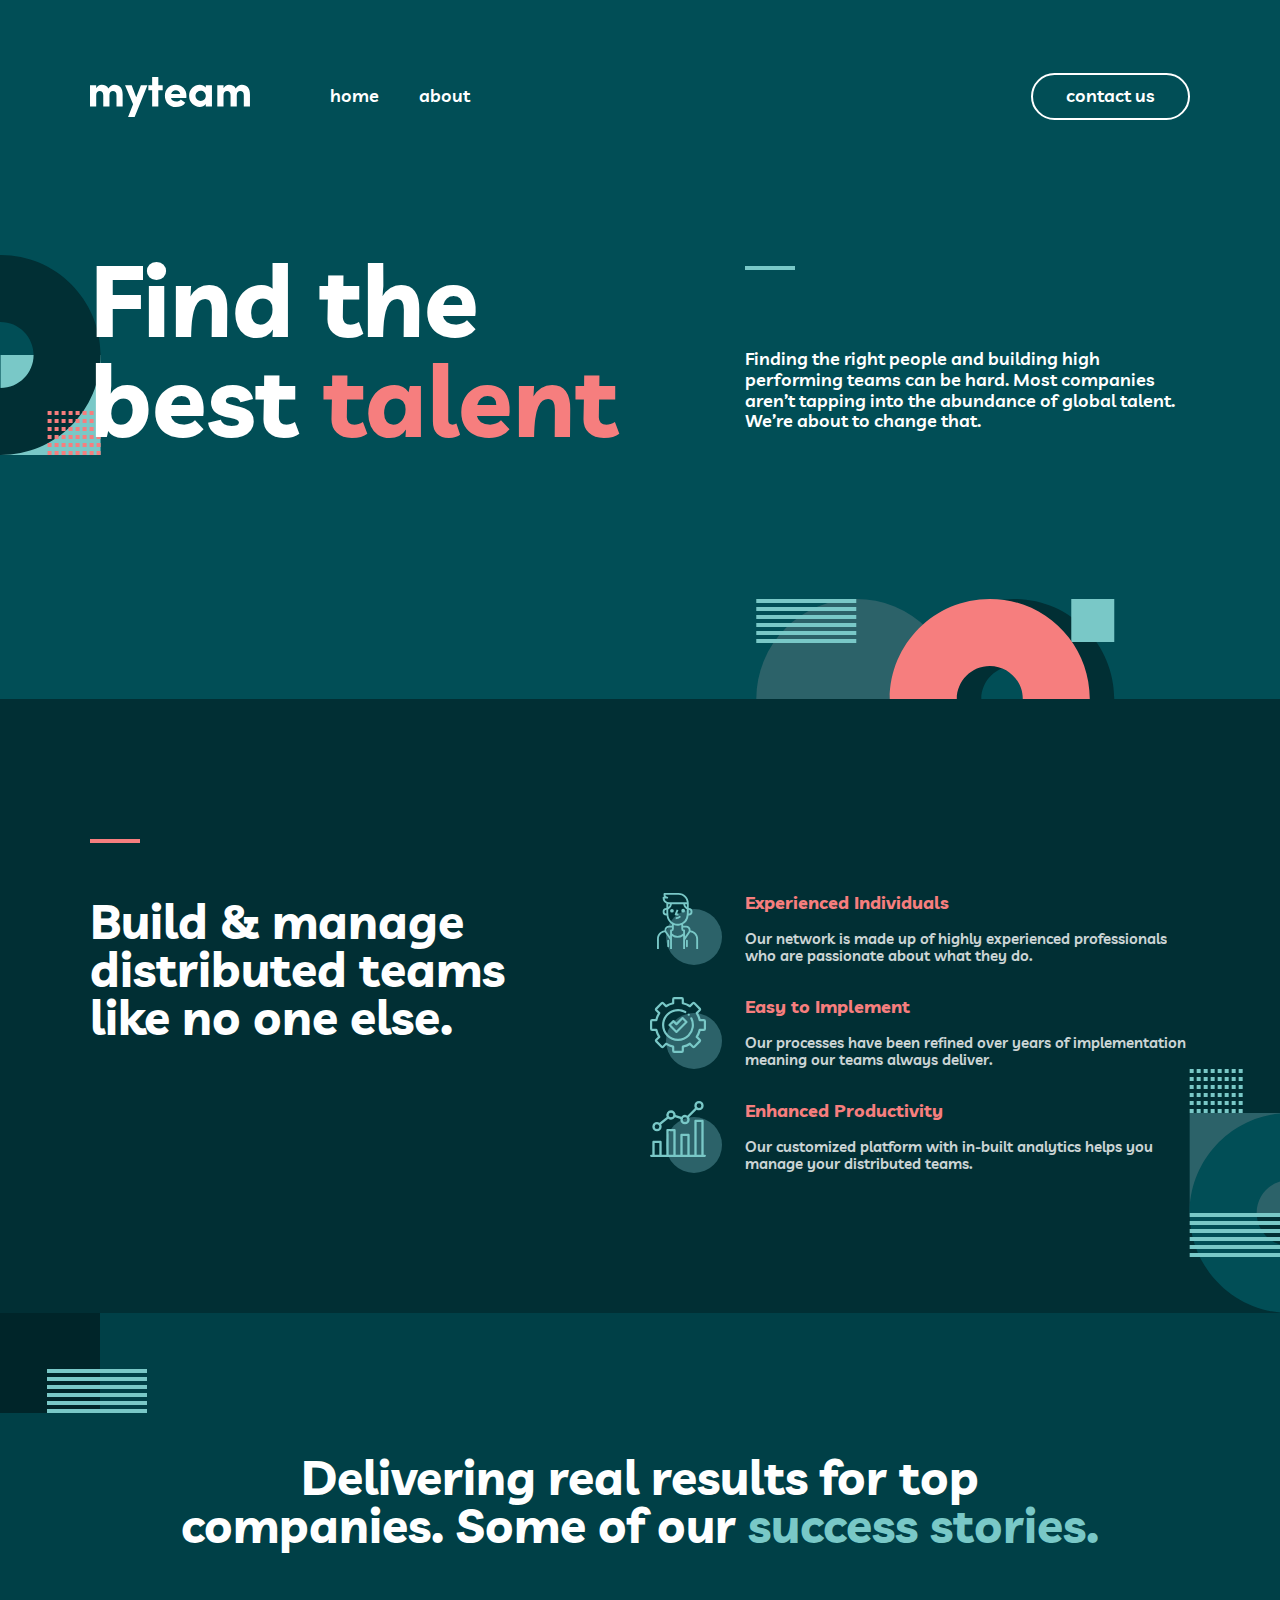
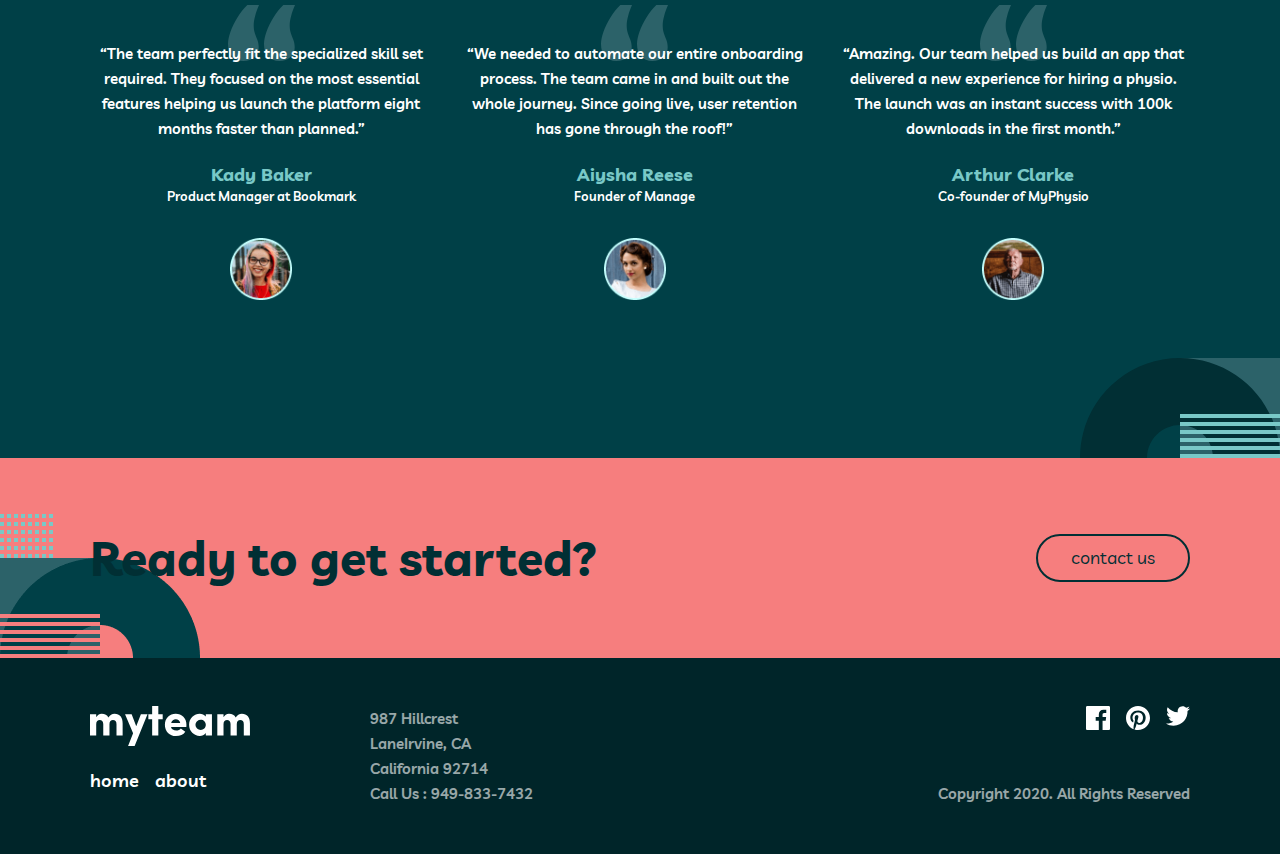
<file: index.html>
<!DOCTYPE html>
<html lang="en">

<head>
  <meta charset="UTF-8" />
  <meta http-equiv="X-UA-Compatible" content="IE=edge" />
  <meta name="viewport" content="width=device-width, initial-scale=1.0" />

  <title>my team | Home</title>

  <!-- SITE LOGO -->
  <link rel="shortcut icon" href="./images/svg/“.svg" type="image/x-icon">


  <!-- Normalize -->
  <link rel="stylesheet" href="./css/normalize.css" />

  <!-- Global -->
  <link rel="stylesheet" href="./css/global.css" />

  <!-- Home -->
  <link rel="stylesheet" href="./css/home.css">

  <!-- MiN -->
  <!-- <link rel="stylesheet" href="./css/all.min.css"> -->
</head>

<body>
  <!-- HEADER -->
  <header class="header">
    <div class="header__container container">
      <!-- LOGO -->
      <a class="logo-link" href="./">
        <img class="logo-link__image" src="./images/svg/myteam-logo.svg" alt="MyTeam logo" />
      </a>

      <!-- SITE-NAV SHOW BTN -->
      <button class="sitenav__show">
        <img src="./images/svg/sitenav-show.svg" alt="show button" class="sitenav__show-img">
      </button>

      <!-- NAV -->
      <nav class="sitenav">

        <!-- SITE-NAV CLOSE BTN -->
        <button class="sitenav__closer">
          <img src="./images/svg/site-closer.svg" alt="close button" class="sitenav__closer-img">
        </button>

        <ul class="sitenav__list">
          <li class="sitenav__item">
            <a class="sitenav__link" href="./index.html">home</a>
          </li>
          <li class="sitenav__item">
            <a class="sitenav__link" href="./pages/about/">about</a>
          </li>
        </ul>

        <a class="sitenav__btn btn btn-light" href="./pages/contact-us/">contact us</a>
      </nav>
    </div>
  </header>


  <!-- MAIN -->
  <main class="main">
    <section class="hero home">
      <div class="hero__container container">
        <div class="hero__title--wrapper">
          <h1 class="hero__title">
            Find the
            best
            <span class="text-primary">talent</span>
          </h1>
        </div>
        <div class="hero__info">
          <hr class="hero__divider site-divider" />
          <p class="hero__description">
            Finding the right people and building high performing teams can be
            hard. Most companies aren’t tapping into the abundance of global
            talent. We’re about to change that.
          </p>
        </div>
      </div>
    </section>

    <section class="features">
      <div class="features__container container">
        <div class="features__divider--title">
          <div class="site-divider features__divider"></div>
          <h2 class="features__title">
            Build & manage distributed teams like no one else.
          </h2>
        </div>
        <div class="features__list--wrapper">
          <ul class="features__list">
            <div class="features__item">
              <img class="features__image" src="./images/svg/icon-feature-experience.svg" alt="Experienced Individuals"
                width="72" height="72" />
              <div class="features__info--wrapper">
                <h3 class="features__item--title">
                  Experienced Individuals
                </h3>
                <p class="features__item--description">
                  Our network is made up of highly experienced professionals
                  who are passionate about what they do.
                </p>
              </div>
            </div>
            <div class="features__item">
              <img class="features__image" src="./images/svg/icon-feature-implementation.svg" alt=">Easy to Implement"
                width="72" height="72" />
              <div class="features__info--wrapper">
                <h3 class="features__item--title">Easy to Implement</h3>
                <p class="features__item--description">
                  Our processes have been refined over years of implementation
                  meaning our teams always deliver.
                </p>
              </div>
            </div>
            <div class="features__item">
              <img class="features__image" src="./images/svg/icon-feature-productivity.svg" alt="" width="72"
                height="72" />
              <div class="features__info--wrapper">
                <h3 class="features__item--title">Enhanced Productivity</h3>
                <p class="features__item--description">
                  Our customized platform with in-built analytics helps you
                  manage your distributed teams.
                </p>
              </div>
            </div>
          </ul>
        </div>
      </div>
    </section>

    <section class="review">
      <div class="review__container container">
        <div class="review__info">
          <h2 class="review__title">
            Delivering real results for top <br>
            companies. Some of our <span class="text-secondary">success stories.</span>
          </h2>
        </div>

        <ul class="review__people">
          <li class="people__person">
            <p class="person__text">
              “The team perfectly fit the specialized skill set required. They focused on the most essential features
              helping us launch the platform eight months faster than planned.”
            </p>

            <div class="person__name-job">
              <h3 class="person__name">
                Kady Baker
              </h3>

              <p class="person__job">
                Product Manager at Bookmark
              </p>
            </div>

            <div class="person__img">
              <img src="./images/png/kady.png" width="62" height="62" alt="Product Manager at Bookmark">
            </div>
          </li>

          <li class="people__person">
            <p class="person__text">
              “We needed to automate our entire onboarding process. The team came in and built out the whole journey.
              Since going live, user retention has gone through the roof!”
            </p>

            <div class="person__name-job">
              <h3 class="person__name">
                Aiysha Reese
              </h3>

              <p class="person__job">
                Founder of Manage
              </p>
            </div>

            <div class="person__img">
              <img src="./images/png/aisha.png" width="62" height="62" alt="Founder of Manage">
            </div>
          </li>

          <li class="people__person">
            <p class="person__text">
              “Amazing. Our team helped us build an app that delivered a new experience for hiring a physio. The launch
              was an instant success with 100k downloads in the first month.”
            </p>

            <div class="person__name-job">
              <h3 class="person__name">
                Arthur Clarke
              </h3>

              <p class="person__job">
                Co-founder of MyPhysio
              </p>
            </div>

            <div class="person__img">
              <img src="./images/png/arthur.png" width="62" height="62" alt="Co-founder of MyPhysio">
            </div>
          </li>

        </ul>
      </div>
    </section>
  </main>


  <!-- FOOTER -->
  <footer class="footer">
    <section class="footer__ready">
      <div class="ready__container container">
        <div class="ready__info">
          <h2 class="ready__title">
            Ready to get started?
          </h2>
        </div>

        <button class="btn btn-dark" href="#">
          contact us
        </button>
      </div>
    </section>

    <section class="footer__nav">
      <div class="nav__container container">
        <nav class="nav__site-nav">
          <a class="nav__site-logo" href="./">
            <img src="./images/svg/myteam-logo.svg" alt="site logo">
          </a>

          <ul class="nav__list">
            <li class="nav__item">
              <a class="nav__link" href="./">home</a>
            </li>

            <li class="nav__item">
              <a class="nav__link" href="./pages/about/">about</a>
            </li>
          </ul>
        </nav>

        <nav class="nav__site-nav">
          <p class="nav__text">
            987 Hillcrest
            <br>
            LaneIrvine, CA
            <br>
            California 92714
            <br>
            Call Us : <a class="nav__link" href="tel:+949-833-7432">949-833-7432</a>
          </p>
        </nav>

        <nav class="nav__site-nav">
          <ul class="nav__list">
            <li class="nav__item">
              <a class="nav__link" href="">
                <img src="./images/svg/icon-facebook.svg" alt="brand | facebook logo" class="nav__img">
              </a>
            </li>

            <li class="nav__item">
              <a class="nav__link" href="">
                <img src="./images/svg/icon-pinterest.svg" alt="brand | pinterest logo" class="nav__img">
              </a>
            </li>

            <li class="nav__item">
              <a class="nav__link" href="">
                <img src="./images/svg/icon-twitter.svg" alt="brand | twitter logo" class="nav__img">
              </a>
            </li>

          </ul>

          <p class="nav__text">
            Copyright 2020. All Rights Reserved
          </p>
        </nav>
      </div>
    </section>
  </footer>

  <script src="./js/main.js"></script>
</body>

</html>
</file>
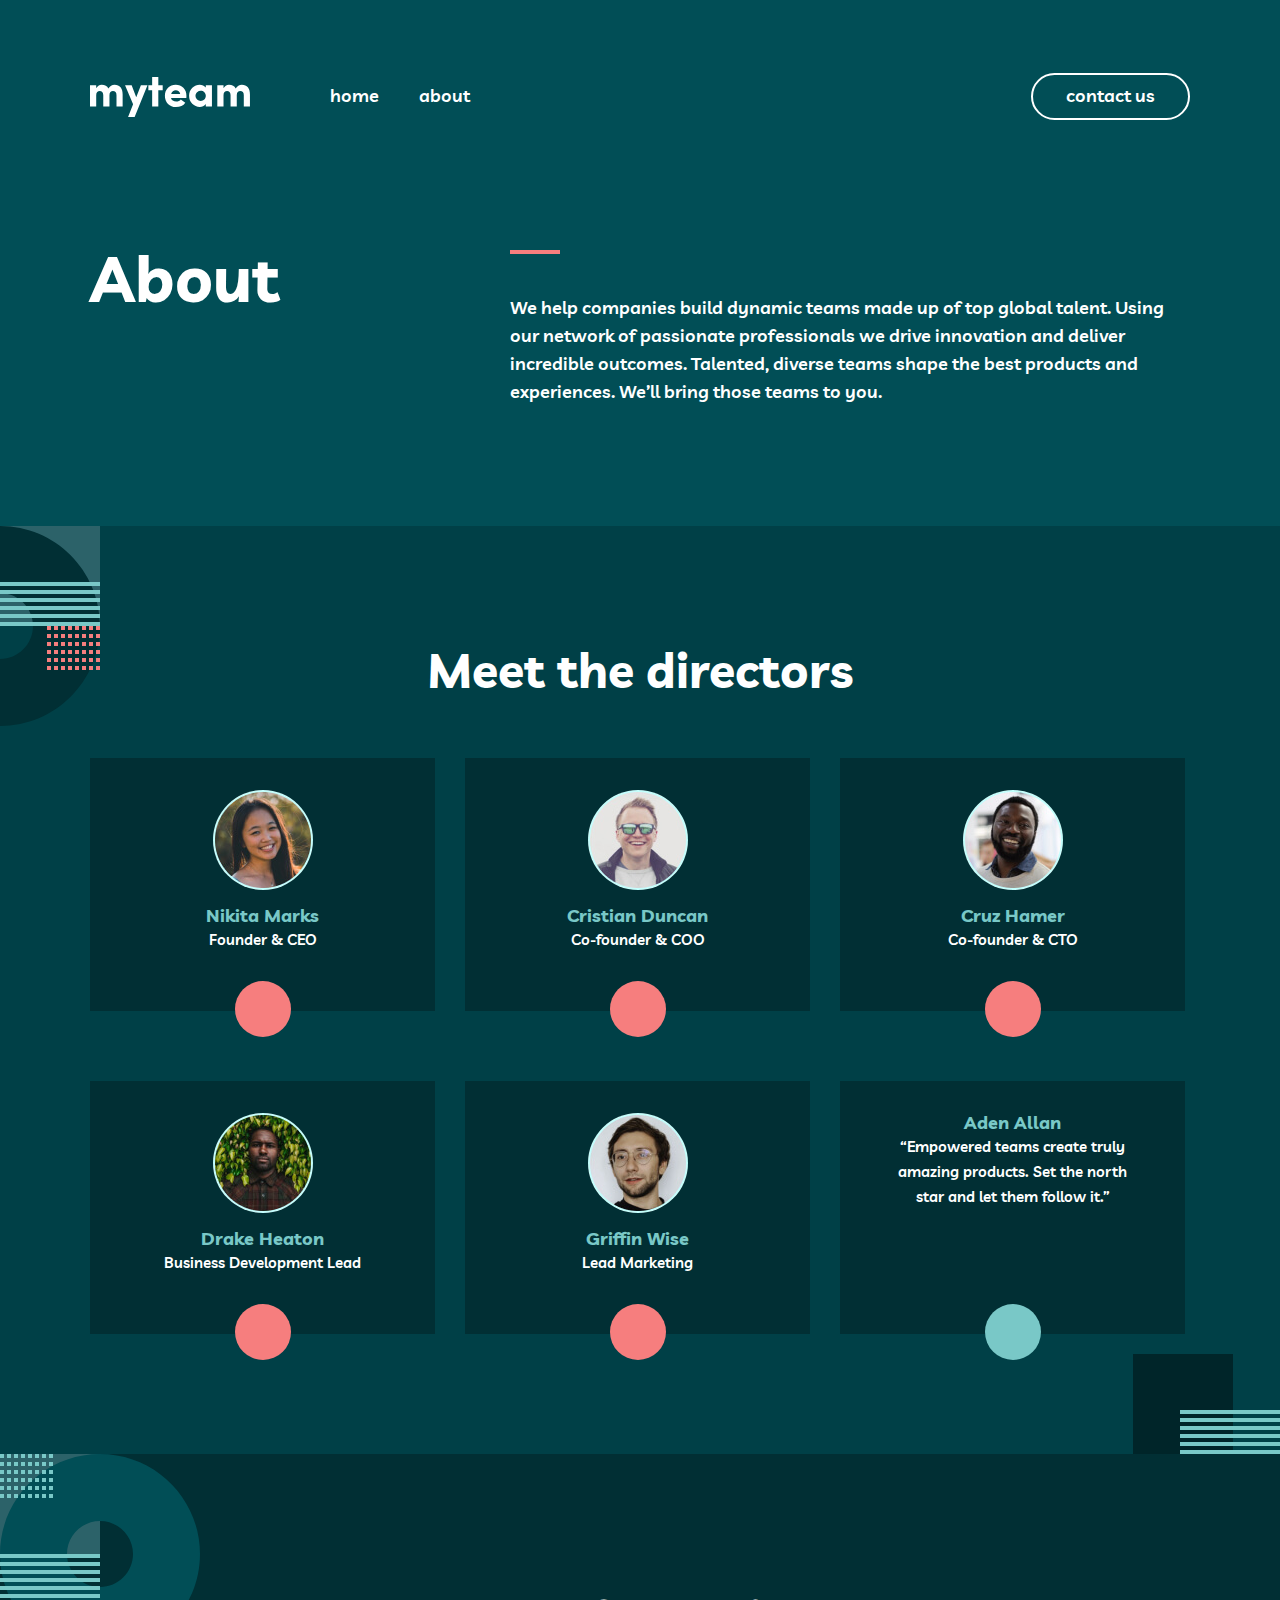
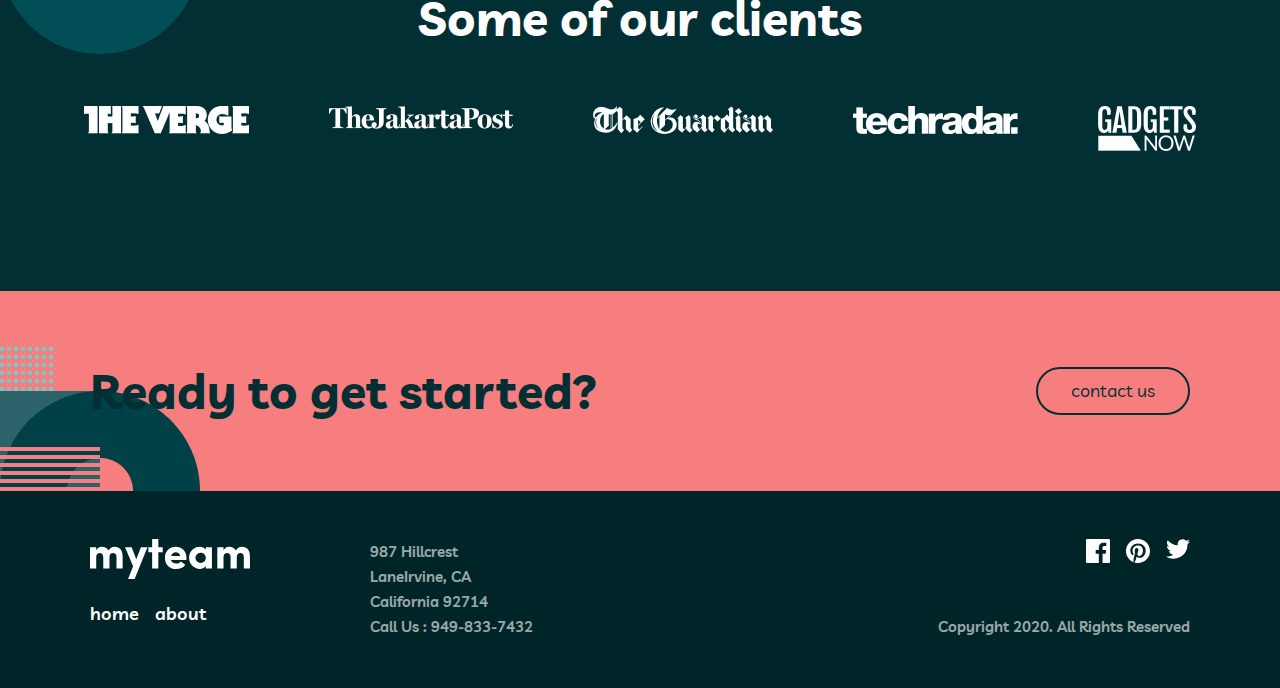
<file: pages/about/index.html>
<!DOCTYPE html>
<html lang="en">

<head>
  <meta charset="UTF-8">
  <meta http-equiv="X-UA-Compatible" content="IE=edge">
  <meta name="viewport" content="width=device-width, initial-scale=1.0">

  <title>my team | About</title>

  <!-- FONT AWESOME -->
  <link rel="stylesheet" href="https://cdnjs.cloudflare.com/ajax/libs/font-awesome/6.2.1/css/all.min.css"
    integrity="sha512-MV7K8+y+gLIBoVD59lQIYicR65iaqukzvf/nwasF0nqhPay5w/9lJmVM2hMDcnK1OnMGCdVK+iQrJ7lzPJQd1w=="
    crossorigin="anonymous" referrerpolicy="no-referrer" />

  <!-- SITE LOGO -->
  <link rel="shortcut icon" href="../../images/svg/“.svg" type="image/x-icon">

  <!-- Normalize -->
  <link rel="stylesheet" href="../../css/normalize.css">

  <!-- Global -->
  <link rel="stylesheet" href="../../css/global.css">

  <!-- ABOUT -->
  <link rel="stylesheet" href="../../css/about.css">

  <!-- ALL MIN -->
  <!-- <link rel="stylesheet" href="../../css/all.min.css"> -->
</head>

<body>
  <!-- HEADER -->
  <header class="header">
    <div class="header__container container">
      <!-- LOGO -->
      <a class="logo-link" href="../../index.html">
        <img class="logo-link__image" src="../../images/svg/myteam-logo.svg" alt="Myteam logo" width="160"
          height="40" />
      </a>

      <!-- NAV -->
      <nav class="sitenav">
        <ul class="sitenav__list">
          <li class="sitenav__item">
            <a class="sitenav__link" href="../../index.html">home</a>
          </li>
          <li class="sitenav__item">
            <a class="sitenav__link" href="./">about</a>
          </li>
        </ul>
      </nav>
      <a class="header__btn btn btn-light" href="../contact-us/">contact us</a>
    </div>
  </header>


  <!-- MAIN -->
  <main class="main">
    <section class=" about hero">
      <div class="container hero__container">
        <div class="hero__title-wrapper">
          <h1 class="hero__title">
            About
          </h1>
        </div>

        <div class="hero__info">
          <hr class="hero__divider site-divider">

          <p class="hero__description">
            We help companies build dynamic teams made up of top global talent. Using our network of passionate
            professionals we
            drive innovation and deliver incredible outcomes. Talented, diverse teams shape the best products and
            experiences. We’ll
            bring those teams to you.
          </p>
        </div>
      </div>
    </section>

    <section class="meet">
      <div class="meet__container container">
        <h2 class="meet__title">
          Meet the directors
        </h2>

        <ul class="meet__list">
          <li class="list__item">
            <div class="list__item-img">
              <img src="../../images/jpg/nikita.jpg" alt="">
            </div>

            <div class="list__item-info">
              <h3 class="list__item-title">
                Nikita Marks
              </h3>

              <p class="list__item-description">
                Founder & CEO
              </p>
            </div>

            <a class="btn list__item-btn" href="#">
              <i class="fa-solid fa-plus"></i>
            </a>
          </li>

          <li class="list__item">
            <div class="list__item-img">
              <img src="../../images/jpg/cristian.jpg" alt="">
            </div>

            <div class="list__item-info">
              <h3 class="list__item-title">
                Cristian Duncan
              </h3>

              <p class="list__item-description">
                Co-founder & COO
              </p>
            </div>

            <a class="btn list__item-btn" href="#">
              <i class="fa-solid fa-plus"></i>
            </a>
          </li>

          <li class="list__item">
            <div class="list__item-img">
              <img src="../../images/jpg/cruz.jpg" alt="">
            </div>

            <div class="list__item-info">
              <h3 class="list__item-title">
                Cruz Hamer
              </h3>

              <p class="list__item-description">
                Co-founder & CTO
              </p>
            </div>

            <a class="btn list__item-btn" href="#">
              <i class="fa-solid fa-plus"></i>
            </a>
          </li>

          <li class="list__item">
            <div class="list__item-img">
              <img src="../../images/jpg/drake.jpg" alt="">
            </div>

            <div class="list__item-info">
              <h3 class="list__item-title">
                Drake Heaton
              </h3>

              <p class="list__item-description">
                Business Development Lead
              </p>
            </div>

            <a class="btn list__item-btn" href="#">
              <i class="fa-solid fa-plus"></i>
            </a>
          </li>

          <li class="list__item">
            <div class="list__item-img">
              <img src="../../images/jpg/griffin.jpg" alt="">
            </div>

            <div class="list__item-info">
              <h3 class="list__item-title">
                Griffin Wise
              </h3>

              <p class="list__item-description">
                Lead Marketing
              </p>
            </div>

            <a class="btn list__item-btn" href="#">
              <i class="fa-solid fa-plus"></i>
            </a>
          </li>

          <li class="list__item">

            <div class="list__item-info">
              <h3 class="list__item-title">
                Aden Allan
              </h3>

              <p class="list__item-description">
                “Empowered teams create truly amazing products. Set the north star and let them follow it.”
              </p>

              <div class="list__item-messengers">
                <i class="fa-brands fa-twitter"></i>

                <i class="fa-brands fa-linkedin"></i>
              </div>
            </div>

            <a class="btn list__item-btn list__item-btn--last_item " href="#">
              <i class="fa-solid fa-xmark"></i>
            </a>
          </li>
        </ul>
      </div>
    </section>

    <section class="clients">
      <div class="clients__container container">
        <h2 class="clients__title">
          Some of our clients
        </h2>

        <ul class="clients__list">
          <li class="clients__list-item">
            <img src="../../images/png/the-verge.png" alt="client | company | journal" class="clients__list-img">
          </li>

          <li class="clients__list-item">
            <img src="../../images/png/the-jakarta-post.png" alt="client | company | journal" width="184" height="23"
              class="clients__list-img">
          </li>

          <li class="clients__list-item">
            <img src="../../images/png/the-guardian.png" alt="client | company | journal" class="clients__list-img">
          </li>

          <li class="clients__list-item">
            <img src="../../images/png/techradar.png" alt="client | company | journal" class="clients__list-img">
          </li>

          <li class="clients__list-item">
            <img src="../../images/png/gadgets-now.png" alt="client | company | journal" class="clients__list-img">
          </li>

        </ul>
      </div>
    </section>
  </main>


  <!-- FOOTER -->
  <footer class="footer">
    <section class="footer__ready">
      <div class="ready__container container">
        <div class="ready__info">
          <h2 class="ready__title">
            Ready to get started?
          </h2>
        </div>

        <button class="btn btn-dark" href="#">
          contact us
        </button>
      </div>
    </section>

    <section class="footer__nav">
      <div class="nav__container container">
        <nav class="nav__site-nav">
          <a class="nav__site-logo" href="../../">
            <img src="../../images/svg/myteam-logo.svg" alt="site logo">
          </a>

          <ul class="nav__list">
            <li class="nav__item">
              <a class="nav__link" href="../../">home</a>
            </li>

            <li class="nav__item">
              <a class="nav__link" href="./">about</a>
            </li>
          </ul>
        </nav>

        <nav class="nav__site-nav">
          <p class="nav__text">
            987 Hillcrest
            <br>
            LaneIrvine, CA
            <br>
            California 92714
            <br>
            Call Us : <a class="nav__link" href="tel:+949-833-7432">949-833-7432</a>
          </p>
        </nav>

        <nav class="nav__site-nav">
          <ul class="nav__list">
            <li class="nav__item">
              <a class="nav__link" href="">
                <img src="../../images/svg/icon-facebook.svg" alt="brand | facebook logo" class="nav__img">
              </a>
            </li>

            <li class="nav__item">
              <a class="nav__link" href="">
                <img src="../../images/svg/icon-pinterest.svg" alt="brand | pinterest logo" class="nav__img">
              </a>
            </li>

            <li class="nav__item">
              <a class="nav__link" href="">
                <img src="../../images/svg/icon-twitter.svg" alt="brand | twitter logo" class="nav__img">
              </a>
            </li>

          </ul>

          <p class="nav__text">
            Copyright 2020. All Rights Reserved
          </p>
        </nav>
      </div>
    </section>
  </footer>

</body>

</html>
</file>
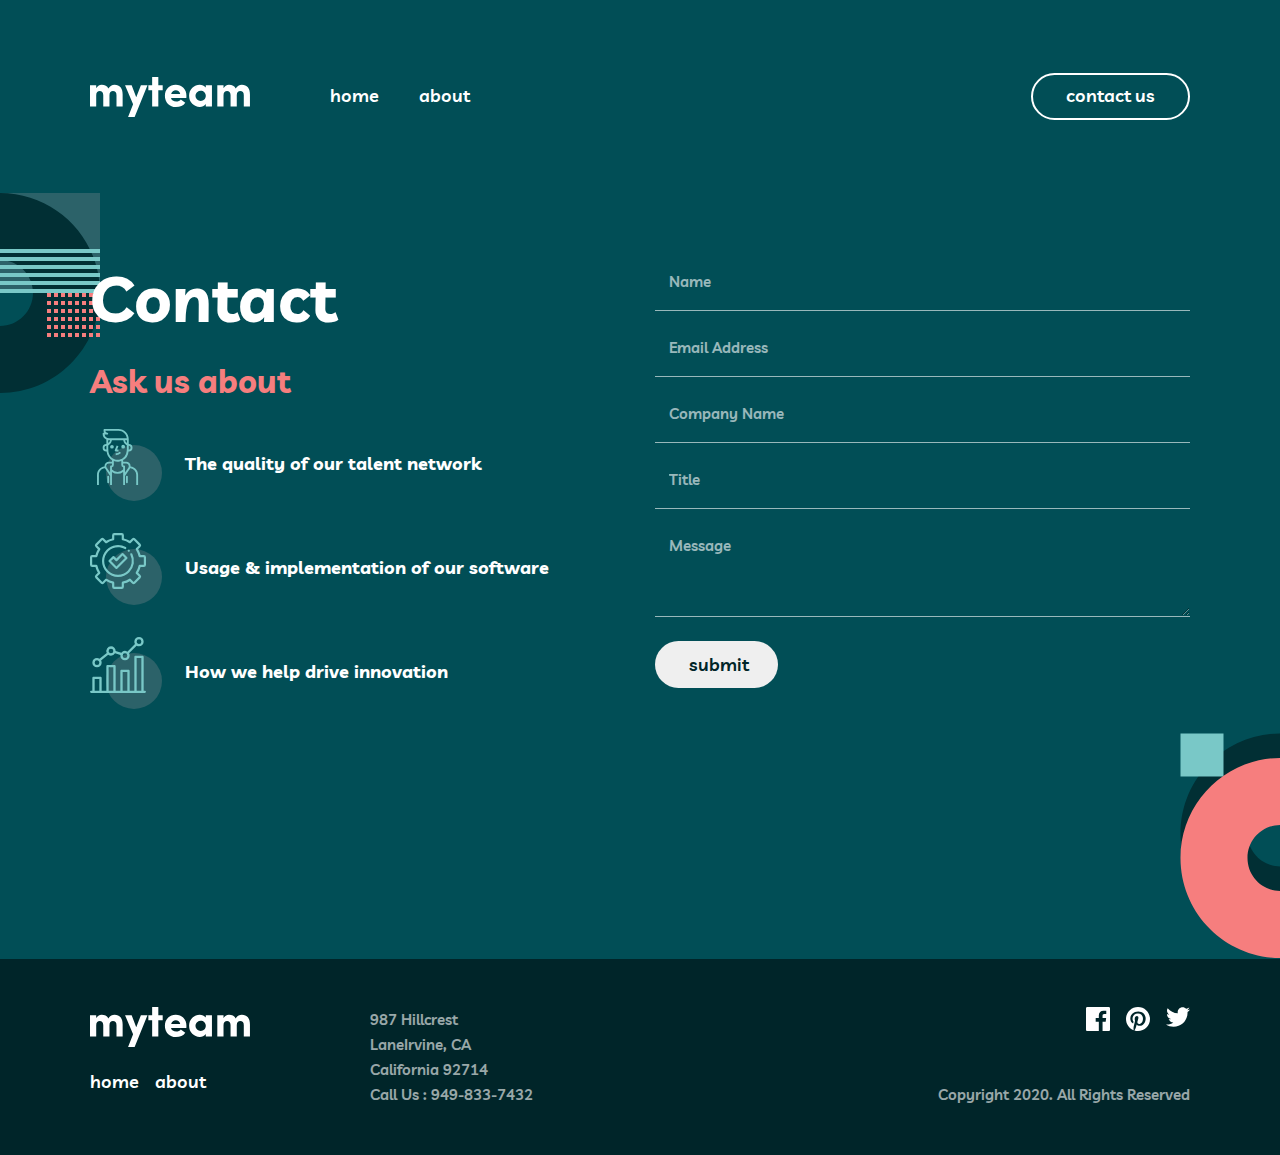
<file: pages/contact-us/index.html>
<!DOCTYPE html>
<html lang="en">

<head>
 <meta charset="UTF-8">
 <meta http-equiv="X-UA-Compatible" content="IE=edge">
 <meta name="viewport" content="width=device-width, initial-scale=1.0">
 <title>my team | Contact Us</title>

 <!-- SITE LOGO -->
 <link rel="shortcut icon" href="../../images/svg/“.svg" type="image/x-icon">

 <!-- Normalize -->
 <link rel="stylesheet" href="../../css/normalize.css">

 <!-- Global -->
 <link rel="stylesheet" href="../../css/global.css">

 <!-- HOME -->
 <link rel="stylesheet" href="../../css/home.css">

 <!-- CONTACT -->
 <link rel="stylesheet" href="../../css/contact.css">

 <!-- ALL MIN -->
 <!-- <link rel="stylesheet" href="../../css/all.min.css"> -->
</head>

<body>

 <!-- HEADER -->
 <header class="header">
  <div class="header__container container">
   <!-- LOGO -->
   <a class="logo-link" href="../../index.html">
    <img class="logo-link__image" src="../../images/svg/myteam-logo.svg" alt="Myteam logo" width="160" height="40" />
   </a>

   <!-- NAV -->
   <nav class="sitenav">
    <ul class="sitenav__list">
     <li class="sitenav__item">
      <a class="sitenav__link" href="../../index.html">home</a>
     </li>

     <li class="sitenav__item">
      <a class="sitenav__link" href="./">about</a>
     </li>
    </ul>
   </nav>

   <a class="header__btn btn btn-light" href="../contact-us/">contact us</a>
  </div>
 </header>

 <main class="main">
  <section class="hero">
   <div class="hero__container container">
    <div class="hero__text-side">
     <h1 class="hero__title">
      Contact
     </h1>

     <h2 class="hero__sub-title">
      Ask us about
     </h2>

     <ul class="features__list">
      <li class="features__item">
       <img class="features__image" src="../../images/svg/icon-feature-experience.svg"
        alt="The quality of our talent network" width="72" height="72" />

       <h3 class="features__item--title">
        The quality of our talent network
       </h3>
      </li>

      <li class="features__item">
       <img class="features__image" src="../../images/svg/icon-feature-implementation.svg"
        alt="Usage & implementation of our software" width="72" height="72" />

       <h3 class="features__item--title">
        Usage & implementation of our software </h3>
      </li>

      <li class="features__item">
       <img class="features__image" src="../../images/svg/icon-feature-productivity.svg"
        alt="How we help drive innovation" width="72" height="72" />

       <h3 class="features__item--title">How we help drive innovation</h3>
      </li>
     </ul>
    </div>

    <form action="" method="post" class="hero__form-side">
     <input required class="form__input" placeholder="Name" type="text" name="name">
     <input required class="form__input" placeholder="Email Address" type="text" name="e-mail">
     <input required class="form__input" placeholder="Company Name" type="text" name="com-name">
     <input required class="form__input" placeholder="Title" type="text" name="title">
     <textarea class="form__input textarea" placeholder="Message" name="massage"></textarea>

     <button class="btn form__btn">submit</button>
    </form>
   </div>
  </section>
 </main>

 <!-- FOOTER -->
 <footer class="footer">
  <section class="footer__nav">
   <div class="nav__container container">
    <nav class="nav__site-nav">
     <a class="nav__site-logo" href="../../">
      <img src="../../images/svg/myteam-logo.svg" alt="site logo">
     </a>

     <ul class="nav__list">
      <li class="nav__item">
       <a class="nav__link" href="../../">home</a>
      </li>

      <li class="nav__item">
       <a class="nav__link" href="../about/">about</a>
      </li>
     </ul>
    </nav>

    <nav class="nav__site-nav">
     <p class="nav__text">
      987 Hillcrest
      <br>
      LaneIrvine, CA
      <br>
      California 92714
      <br>
      Call Us : <a class="nav__link" href="tel:+949-833-7432">949-833-7432</a>
     </p>
    </nav>

    <nav class="nav__site-nav">
     <ul class="nav__list">
      <li class="nav__item">
       <a class="nav__link" href="">
        <img src="../../images/svg/icon-facebook.svg" alt="brand | facebook logo" class="nav__img">
       </a>
      </li>

      <li class="nav__item">
       <a class="nav__link" href="">
        <img src="../../images/svg/icon-pinterest.svg" alt="brand | pinterest logo" class="nav__img">
       </a>
      </li>

      <li class="nav__item">
       <a class="nav__link" href="">
        <img src="../../images/svg/icon-twitter.svg" alt="brand | twitter logo" class="nav__img">
       </a>
      </li>
     </ul>

     <p class="nav__text">
      Copyright 2020. All Rights Reserved
     </p>
    </nav>
   </div>
  </section>
 </footer>

</body>

</html>
</file>
<file: css/global.css>
/* livvic-regular - latin */
@font-face {
  font-family: 'Livvic';
  font-style: normal;
  font-weight: 400;
  src: local(''), url('../fonts/livvic-v13-latin-regular.woff2') format('woff2'),
    /* Chrome 26+, Opera 23+, Firefox 39+ */
    url('../fonts/livvic-v13-latin-regular.woff') format('woff');
  /* Chrome 6+, Firefox 3.6+, IE 9+, Safari 5.1+ */
}

/* livvic-500italic - latin */
@font-face {
  font-family: 'Livvic';
  font-style: italic;
  font-weight: 500;
  src: local(''),
    url('../fonts/livvic-v13-latin-500italic.woff2') format('woff2'),
    /* Chrome 26+, Opera 23+, Firefox 39+ */
    url('../fonts/livvic-v13-latin-500italic.woff') format('woff');
  /* Chrome 6+, Firefox 3.6+, IE 9+, Safari 5.1+ */
}

/* livvic-600 - latin */
@font-face {
  font-family: 'Livvic';
  font-style: normal;
  font-weight: 600;
  src: local(''), url('../fonts/livvic-v13-latin-600.woff2') format('woff2'),
    /* Chrome 26+, Opera 23+, Firefox 39+ */
    url('../fonts/livvic-v13-latin-600.woff') format('woff');
  /* Chrome 6+, Firefox 3.6+, IE 9+, Safari 5.1+ */
}

/* livvic-700 - latin */
@font-face {
  font-family: 'Livvic';
  font-style: normal;
  font-weight: 700;
  src: local(''), url('../fonts/livvic-v13-latin-700.woff2') format('woff2'),
    /* Chrome 26+, Opera 23+, Firefox 39+ */
    url('../fonts/livvic-v13-latin-700.woff') format('woff');
  /* Chrome 6+, Firefox 3.6+, IE 9+, Safari 5.1+ */
}

/* livvic-700italic - latin */
@font-face {
  font-family: 'Livvic';
  font-style: italic;
  font-weight: 700;
  src: local(''),
    url('../fonts/livvic-v13-latin-700italic.woff2') format('woff2'),
    /* Chrome 26+, Opera 23+, Firefox 39+ */
    url('../fonts/livvic-v13-latin-700italic.woff') format('woff');
  /* Chrome 6+, Firefox 3.6+, IE 9+, Safari 5.1+ */
}


/* ROOT */
:root {
  /* COLORS */
  --primary-midnight-green-color: #014e56;
  --primary-light-coral-color: #F67E7E;
  --primary-white-color: #fff;

  --secondary-rapture-blue: #79C8C7;
  --secondary-police-blue: #2C6269;
  --secondary-deep-green: #004047;
  --secondary-sacramento-green-color: #012F34;
  --secondary-dark-green-color: #002529;

  /* TYPOGRAPHY */
  --main-font-family: 'Livvic', 'Arial', 'Helvetica', sans-serif;
  --main-font-weight: 600;

  --main-font-size-1: 1.8rem;
  --main-font-line-height-1: 1.56;

  --main-font-size-2: 1.5rem;
  --main-font-height-2: 1.67;

  /* HEADING */
  --heading-h1-size: 10rem;
  --heading-h1-line-height: 1;

  --heading-h1-size-small: 6.4rem;
  --heading-h1-line-height-small: 0.88;

  --heading-h2-size: 4.8rem;
  --heading-h2-line-height: 1;

}



/*-- GLOBAL --*/
*,
*::before,
*::after {
  margin: 0;
  padding: 0;
  box-sizing: border-box;
}

html {
  font-size: 62.5%;
  height: 100%;
  scroll-behavior: smooth;
}

ul,
ol {
  list-style: none;
}

a {
  text-decoration: none;
}

h1,
h2,
h3,
h4,
h5,
h6 {
  margin: 0;
}

h1 {
  font-size: var(--heading-h1-size);
  line-height: var(--heading-h1-line-height);
}

h2 {
  font-size: var(--heading-h2-size);
  line-height: var(--heading-h2-line-height);
}

h3 {
  font-size: var(--main-font-size-1);
  line-height: var(--main-font-height-1);
}

img {
  display: flex;
}

i {
  color: var(--secondary-sacramento-green-color);
}

button {
  cursor: pointer;
}

body {
  display: flex;
  flex-direction: column;
  height: 100%;
  font-family: var(--main-font-family), sans-serif;
  font-size: var(--main-font-size-1);
  font-weight: var(--main-font-weight);
  line-height: var(--main-font-line-height-2);
  color: var(--primary-white-color);
  background-color: var(--primary-midnight-green-color);
}

/*-------------------- CONTAINER -------------------- */
.container {
  width: 100%;
  max-width: 1160px;
  padding-left: 30px;
  padding-right: 30px;
  margin-left: auto;
  margin-right: auto;
}

.text-primary {
  color: var(--primary-light-coral-color);
}

.text-secondary {
  color: var(--secondary-rapture-blue);
}

.btn {
  display: inline-block;
  border-radius: 24px;
  border: 2px solid transparent;
  padding: 9px 33px 11px;
  line-height: initial;
  font-size: var(--main-font-size-1);
  transition: all 0.3s ease-in;
  cursor: pointer;
}

.btn-light {
  border-color: var(--primary-white-color);
  background-color: transparent;
  color: inherit;
}

.btn-light:hover {
  background-color: var(--primary-white-color);
  color: var(--primary-midnight-green-color);
}

.btn-dark {
  background-color: transparent;
  color: var(--secondary-sacramento-green-color);
  border-color: var(--secondary-sacramento-green-color);
}

.btn-dark:hover {
  background-color: var(--secondary-sacramento-green-color);
  color: var(--primary-white-color);
}


.btn-sc {
  background-color: var(--primary-white-color);
  color: var(--secondary-dark-green-color);
}

.btn-sc:hover {
  background-color: var(--secondary-rapture-blue);
}


.btn:disabled, .btn:active {
  color: var(--primary-white-color);
  border-color: var(--primary-white-color);
  background-color: transparent;
  opacity: 0.6;
  cursor: no-drop;
}

.btn-sc:disabled, .btn-sc:active {
  color: var(--secondary-dark-green-color);
  background-color: var(--primary-white-color);
}

.btn:active {
  cursor: pointer;
}

.site-divider {
  width: 50px;
  height: 4px;
  background-color: var(--secondary-rapture-blue);
  border: 0;
}

/*-------------------- HEADER -------------------- */
.header {
  padding: 7.3rem 0;
}

.header__container {
  display: flex;
  align-items: center;
}

.logo-link {
  margin-right: 8rem;
}

.logo-link__image {
  width: 160;
  height: 40;
}

.sitenav {
  display: flex;
  align-items: center;
  justify-content: space-between;
  flex-grow: 1;
  transition: transform 0.3s ease-out;
}

.sitenav__show {
  background-color: transparent;
  border: none;
  display: none;
}

.sitenav__closer {
  background-color: transparent;
  border: none;
  margin-left: auto;
  margin-bottom: 4rem;
  display: none;
}

.sitenav__list {
  display: flex;
}

.sitenav__item:not(:last-child) {
  margin-right: 4rem;
}

.sitenav__link {
  color: inherit;
}

/* ------------------- MAIN -------------------- */
.main {
  flex-grow: 1;
}


/*-- FOOTER --*/

.footer__ready {
  background-color: var(--primary-light-coral-color);
  background-image: url('../images/png/ready-bg.png');
  background-repeat: no-repeat;
  background-position: left bottom;
  padding: 7.6rem 0;
}

.ready__container {
  display: flex;
  justify-content: space-between;
}


.ready__title {
  color: var(--secondary-sacramento-green-color);
}


.footer__nav {
  padding: 4.8rem 0;
  background-color: var(--secondary-dark-green-color);
}

.nav__container {
  display: flex;
  justify-content: space-between;
}

.nav__site-nav:first-child {
  display: flex;
  flex-direction: column;
  gap: 2.5rem;
}

.nav__site-nav:nth-child(2) {
  width: 445px;
}

.nav__site-nav:last-child {
  width: 255px;
  display: flex;
  flex-direction: column;
  align-items: end;
  justify-content: space-between;
}

.nav__list {
  display: flex;
  gap: 4rem;
}

.nav__site-nav:last-child, .nav__list {
  gap: 1.6rem;
}

.nav__link {
  color: var(--primary-white-color);
}

.nav__text {
  font-size: var(--main-font-size-2);
  line-height: var(--main-font-height-2);
  opacity: 0.6;
}

@media (max-width: 768px) {
  .header {
    padding: 6.4rem 0;
  }

  .logo-link {
    margin-right: 48px;
  }

  .logo-link__image {
    width: 128px;
    height: 32px;
  }
}

@media (max-width:680px) {
  .header {
    padding: 4.8rem 0;
  }

  .logo-link {
    margin-right: auto;
  }

  .sitenav {
    position: fixed;
    top: 0;
    right: 0;
    bottom: 0;
    z-index: 999;
    flex-direction: column;
    justify-content: start;
    align-items: flex-start;
    padding: 5.6rem 2.5rem 0 4.8rem;
    background-color: var(--secondary-police-blue);
    background-image: url('../images/svg/mobile-sitenav-bg.svg');
    background-repeat: no-repeat;
    background-position: bottom right;
    transform: translate(100%);
  }

  .sitenav.show {
    transform: translate(0%);
  }

  .sitenav__show {
    display: block;
  }

  .sitenav__closer {
    display: block;
  }

  .sitenav__list {
    flex-direction: column;
    gap: 2.4rem;
    margin-bottom: 3.6rem;
  }
}
</file>
<file: css/home.css>
.hero {
  background: url('../images/svg/hero-bg-left.svg'),
    url('../images/svg/hero-bg-bottom.svg');
  background-repeat: no-repeat;
  background-position: left -100px top 20%, right 16.5rem bottom -100px;
  padding-top: 5.6rem;
  padding-bottom: 25rem;
}

.hero__container {
  display: flex;
  align-items: center;
  justify-content: space-between;
}

.hero__title--wrapper {
  width: 600px;
  margin-right: auto;
}

.hero__info {
  width: 445px;
}

.hero__divider {
  margin-bottom: 7.9rem;
}

/* FEATURES */

.features {
  background-color: var(--secondary-sacramento-green-color);
  background-image: url('../images/svg/features-right-bottom.svg');
  padding: 14rem 0;
  background-repeat: no-repeat;
  background-position: right -100px bottom;
}

.features__container {
  display: flex;
  justify-content: space-between;
}

.features__divider--title {
  width: 445px;
}

.features__divider {
  background-color: var(--primary-light-coral-color);
  margin-bottom: 5.4rem;
}


.features__list--wrapper {
  margin-top: 5.4rem;
  width: 540px;
}


.features__item {
  display: flex;
  column-gap: 23px;
}

.features__item:not(:last-child) {
  margin-bottom: 3.2rem;
}


.features__item--title {
  color: var(--primary-light-coral-color);
  font-size: var(--main-font-size-1);
  margin-bottom: 1.6rem;
}

.features__item--description {
  font-size: var(--main-font-size-2);
  opacity: 0.8;
}

.review {
  background-image: url('../images/svg/reviews-bg-left.svg'), url('../images/svg/reviews-bg-right.svg');
  background-repeat: no-repeat;
  background-position: top 0 left 0, bottom 0 right 0;
  padding: 14rem 0;
  background-color: var(--secondary-deep-green);
}

.review__container {
  display: flex;
  flex-direction: column;
  align-items: center;
  justify-content: center;
}

.review__title {
  text-align: center;
  margin-bottom: 5.6rem;
}


.review__people {
  width: 100%;
  display: flex;
  gap: 3rem;
  text-align: center;
}

.people__person {
  height: 313px;
  display: flex;
  flex-direction: column;
  align-items: center;
  padding-top: 3.6rem;
  background-image: url('../images/svg/“.svg');
  background-repeat: no-repeat;
  background-position: top center;
}

.person__text {
  font-size: var(--main-font-size-2);
  line-height: var(--main-font-height-2);
  opacity: 1;
  margin-bottom: 2.4rem;
}

.person__name {
  color: var(--secondary-rapture-blue);
  margin-bottom: 0.2rem;
}

.person__job {
  font-size: 1.3rem;
  line-height: 1.38;
  margin-bottom: 3.2rem;
}

.person__img img {
  display: inline;
}

@media (max-width:1150px) {

  .hero {
    background: url('../images/svg/hero-bg-bottom.svg');
    background-repeat: no-repeat;
    background-position: center bottom -100px;
  }

  .hero__container {
    flex-direction: column;
    justify-content: center;
  }

  .hero__title--wrapper {
    margin: 0;
    margin-bottom: 2.4rem;
  }

  .hero__title {
    font-size: var(--heading-h1-size-small);
    line-height: var(--heading-h1-line-height-small);
    text-align: center;
  }

  .hero__info {
    width: 457px;
  }

  .hero__divider {
    display: none;
  }

  .hero__description {
    font-size: var(--main-font-size-2);
    line-height: var(--main-font-height-2);
    text-align: center;
  }
}

@media (max-width:680px) {

  .hero__title--wrapper {
    width: 100%;
    margin-bottom: 1.8rem;
  }

  .hero__title {
    font-size: 4rem;
    line-height: var(--heading-h2-line-height);
  }
}
</file>
<file: css/about.css>
/* HERO */

.about.hero {
  padding-top: 5.7rem;
  padding-bottom: 12rem;
}

.about .hero__container {
  display: flex;
  align-items: flex-start;
  justify-content: space-between;
  gap: 3rem;
}

.about .hero__title {
  font-size: var(--heading-h1-size-small);
  line-height: var(--heading-h1-line-height-small);
}

.about .hero__info {
  width: 680px;
}

.about .hero__divider {
  background-color: var(--primary-light-coral-color);
  margin-bottom: 4rem;
}

.about .hero__description {
  font-size: var(--main-font-size-1);
  line-height: var(--main-font-line-height-1);
}


.meet {
  padding: 12rem 0;
  background-color: var(--secondary-deep-green);
  background-image: url('../images/svg/left_top.svg'), url('../images/svg/right_bottom.svg');
  background-repeat: no-repeat;
  background-position: top left, bottom right;
}


.meet__container {
  display: flex;
  flex-direction: column;
  gap: 6.4rem;
  align-items: center;
}

.meet__list {
  display: flex;
  flex-wrap: wrap;
  gap: 7rem 3rem;
}

.list__item {
  width: 345px;
  height: 253px;
  position: relative;
  display: flex;
  flex-direction: column;
  align-items: center;
  text-align: center;
  background-color: var(--secondary-sacramento-green-color);
  padding-top: 3.2rem;
}

.list__item-img {
  margin-bottom: 1.6rem;
}

.list__item-img img {
  border-radius: 50%;
}

.list__item-info {
  width: 254px;
}

.list__item-title {
  color: var(--secondary-rapture-blue);
}

.list__item-description {
  font-size: var(--main-font-size-2);
  line-height: var(--main-font-height-2);
}

.list__item-btn {
  width: 56px;
  height: 56px;
  display: flex;
  align-items: center;
  justify-content: center;
  position: absolute;
  top: 88%;
  border-radius: 50%;
  padding: 0;
  background-color: var(--primary-light-coral-color);
}

.list__item-btn--last_item {
  background-color: var(--secondary-rapture-blue);
}

.list__item-messengers {
  margin-top: 2.4rem;
}

.fa-solid {
  color: var(--secondary-sacramento-green-color);
}

.fa-brands {
  color: var(--primary-white-color);
  margin: 0 0.8rem;
}



.clients {
  padding: 14rem;
  background-color: var(--secondary-sacramento-green-color);
  background-image: url('../images/svg/clients-circle.svg');
  background-repeat: no-repeat;
}

.clients__container {
  display: flex;
  flex-direction: column;
  align-items: center;
  gap: 6.4rem;
}

.clients__list {
  display: flex;
  gap: 8rem;
}
</file>
<file: css/contact.css>
/* HERO */

.hero {
 height: 100%;
 background-image: url('../images/svg/left_top.svg'), url('../images/svg/contact__bottom.svg');
 background-repeat: no-repeat;
 background-position: top left, bottom right;
}

.hero__container {
 display: flex;
 gap: 3rem;
}

.hero__text-side {
 width: 540px;
}

.hero__form-side {
 width: 540px;
 display: flex;
 flex-direction: column;
 gap: 2.4rem;
}

.hero__title {
 font-size: var(--heading-h1-size-small);
 line-height: var(--main-font-line-height-1);
 margin-bottom: 1.6rem;
}

.hero__sub-title {
 font-size: 3.2rem;
 color: var(--primary-light-coral-color);
 margin-bottom: 3.2rem;
}

.features__item--title {
 color: var(--primary-white-color);
 font-size: var(--main-font-size-1);
 /* margin: 0; */
 padding: 0;
 margin: auto 0;
}

.form__input {
 height: 42px;
 font-size: var(--main-font-size-2);
 line-height: var(--main-font-height-2);
 font-weight: var(--main-font-weight);
 background-color: transparent;
 border: none;
 border-bottom: 1px solid var(--primary-white-color);
 color: var(--primary-white-color);
 outline: none;
 padding: 0 1.4rem 1.7rem 1.4rem;
 opacity: 0.6;
}

.textarea {
 height: 84px;
}

.form__input:focus {
 opacity: 1;
}

/* .form__input:required, .form__input:empty::placeholder {
 color: var(--primary-light-coral-color);
 border-bottom-color: var(--primary-light-coral-color);
} */

.form__input::placeholder {
 color: var(--primary-white-color);
}

.form__btn {
 width: 123px;
 font-weight: var(--main-font-weight);
 padding: 1rem 3.2rem;
 color: var(--secondary-dark-green-color);
}

.form__btn:hover {
 color: var(--secondary-dark-green-color);
 background-color: var(--secondary-rapture-blue);
}

.form__btn:active {
 color: var(--secondary-dark-green-color);
 background-color: var(--primary-white-color);
 opacity: 0.6;
}
</file>
